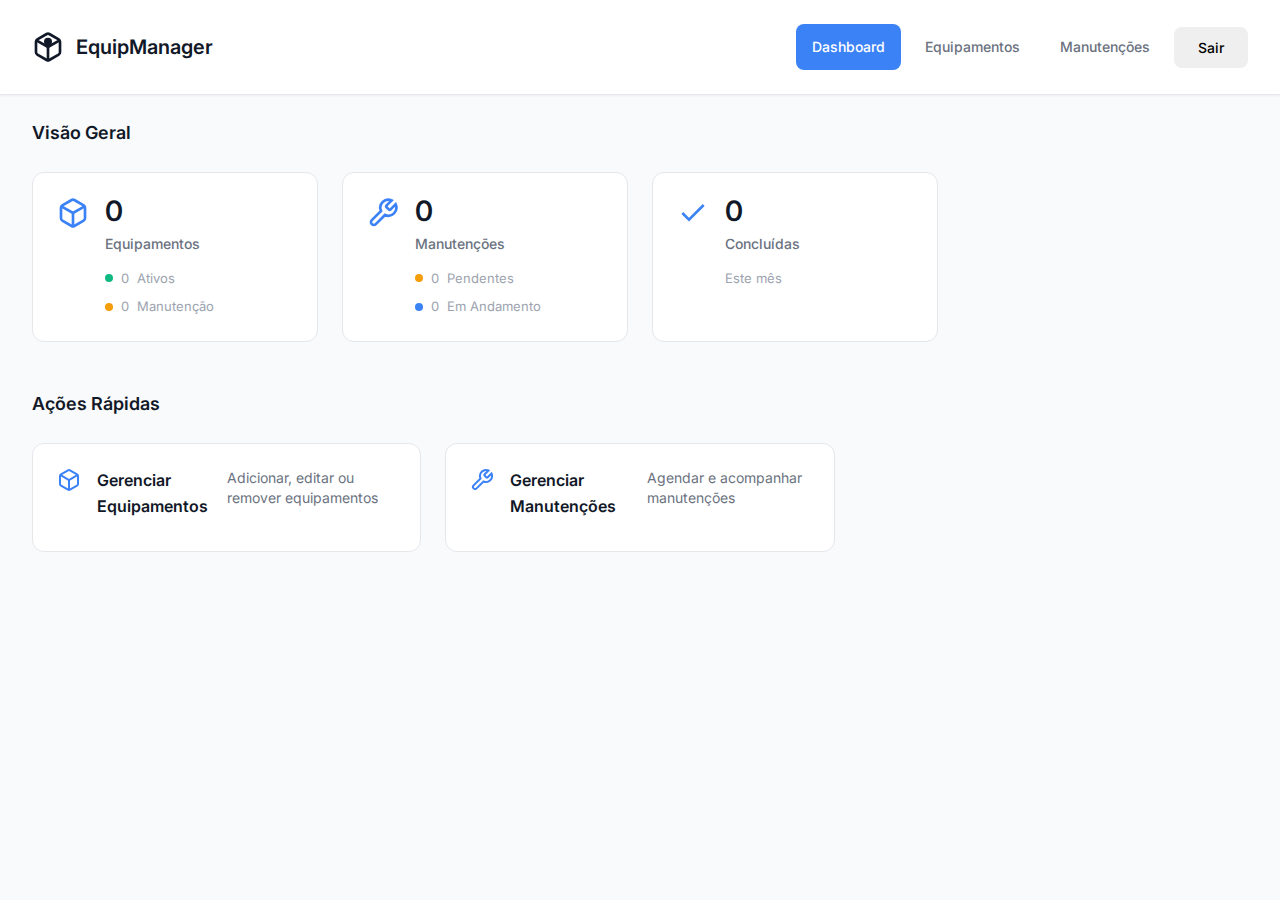
<file: index.html>
<!DOCTYPE html>
<html lang="pt-BR">
<head>
  <meta charset="UTF-8">
  <meta name="viewport" content="width=device-width, initial-scale=1.0">
  <meta name="description" content="Dashboard do Sistema de Gerenciamento de Equipamentos">
  <link rel="preconnect" href="https://fonts.googleapis.com">
  <link rel="preconnect" href="https://fonts.gstatic.com" crossorigin>
  <link href="https://fonts.googleapis.com/css2?family=Inter:wght@400;500;600&display=swap" rel="stylesheet">
  <link rel="stylesheet" href="./assets/css/style.css">
  <title>Dashboard - Sistema de Equipamentos</title>
</head>
<body>
  <header role="banner">
    <div class="logo">
      <svg width="32" height="32" viewBox="0 0 24 24" fill="none" stroke="currentColor" stroke-width="2">
        <path d="M21 16V8a2 2 0 0 0-1-1.73l-7-4a2 2 0 0 0-2 0l-7 4A2 2 0 0 0 3 8v8a2 2 0 0 0 1 1.73l7 4a2 2 0 0 0 2 0l7-4A2 2 0 0 0 21 16z"/>
        <polyline points="3.27,6.96 12,12.01 20.73,6.96"/>
        <line x1="12" y1="22.08" x2="12" y2="12"/>
        <circle cx="12" cy="8" r="2" fill="currentColor"/>
      </svg>
      <h1>EquipManager</h1>
    </div>
    <nav role="navigation" aria-label="Navegação principal">
      <a href="index.html"  class="nav-link active" aria-current="page" aria-label="Ir para dashboard">Dashboard</a>
      <a href="equipments.html" class="nav-link" aria-label="Ir para página de equipamentos">Equipamentos</a>
      <a href="maintenances.html" class="nav-link" aria-label="Ir para página de manutenções">Manutenções</a>
      <button id="logoutBtn" type="button" aria-label="Sair do sistema">Sair</button>
    </nav>
  </header>

  <main class="dashboard" role="main">
    <section class="dashboard-overview">
      <h2>Visão Geral</h2>
      <div class="stats-grid">
        <div class="stat-card">
          <div class="stat-icon">
            <svg width="32" height="32" viewBox="0 0 24 24" fill="none" stroke="currentColor" stroke-width="2">
              <path d="M21 16V8a2 2 0 0 0-1-1.73l-7-4a2 2 0 0 0-2 0l-7 4A2 2 0 0 0 3 8v8a2 2 0 0 0 1 1.73l7 4a2 2 0 0 0 2 0l7-4A2 2 0 0 0 21 16z"/>
              <polyline points="3.27,6.96 12,12.01 20.73,6.96"/>
              <line x1="12" y1="22.08" x2="12" y2="12"/>
            </svg>
          </div>
          <div class="stat-content">
            <h3 id="equipmentCount">0</h3>
            <p>Equipamentos</p>
            <div class="stat-breakdown">
              <span class="stat-item"><span class="status-dot active"></span><span id="activeCount">0</span> Ativos</span>
              <span class="stat-item"><span class="status-dot maintenance"></span><span id="maintenanceEquipCount">0</span> Manutenção</span>
            </div>
          </div>
        </div>
        
        <div class="stat-card">
          <div class="stat-icon">
            <svg width="32" height="32" viewBox="0 0 24 24" fill="none" stroke="currentColor" stroke-width="2">
              <path d="M14.7 6.3a1 1 0 0 0 0 1.4l1.6 1.6a1 1 0 0 0 1.4 0l3.77-3.77a6 6 0 0 1-7.94 7.94l-6.91 6.91a2.12 2.12 0 0 1-3-3l6.91-6.91a6 6 0 0 1 7.94-7.94l-3.76 3.76z"/>
            </svg>
          </div>
          <div class="stat-content">
            <h3 id="maintenanceCount">0</h3>
            <p>Manutenções</p>
            <div class="stat-breakdown">
              <span class="stat-item"><span class="status-dot pending"></span><span id="pendingCount">0</span> Pendentes</span>
              <span class="stat-item"><span class="status-dot in-progress"></span><span id="inProgressCount">0</span> Em Andamento</span>
            </div>
          </div>
        </div>
        
        <div class="stat-card">
          <div class="stat-icon">
            <svg width="32" height="32" viewBox="0 0 24 24" fill="none" stroke="currentColor" stroke-width="2">
              <polyline points="20,6 9,17 4,12"/>
            </svg>
          </div>
          <div class="stat-content">
            <h3 id="completedCount">0</h3>
            <p>Concluídas</p>
            <div class="stat-breakdown">
              <span class="stat-item">Este mês</span>
            </div>
          </div>
        </div>
      </div>
    </section>
    
    <section class="dashboard-actions">
      <h2>Ações Rápidas</h2>
      <div class="action-grid">
        <a href="equipments.html" class="action-card">
          <div class="action-icon">
            <svg width="24" height="24" viewBox="0 0 24 24" fill="none" stroke="currentColor" stroke-width="2">
              <path d="M21 16V8a2 2 0 0 0-1-1.73l-7-4a2 2 0 0 0-2 0l-7 4A2 2 0 0 0 3 8v8a2 2 0 0 0 1 1.73l7 4a2 2 0 0 0 2 0l7-4A2 2 0 0 0 21 16z"/>
              <polyline points="3.27,6.96 12,12.01 20.73,6.96"/>
              <line x1="12" y1="22.08" x2="12" y2="12"/>
            </svg>
          </div>
          <h3>Gerenciar Equipamentos</h3>
          <p>Adicionar, editar ou remover equipamentos</p>
        </a>
        
        <a href="maintenances.html" class="action-card">
          <div class="action-icon">
            <svg width="24" height="24" viewBox="0 0 24 24" fill="none" stroke="currentColor" stroke-width="2">
              <path d="M14.7 6.3a1 1 0 0 0 0 1.4l1.6 1.6a1 1 0 0 0 1.4 0l3.77-3.77a6 6 0 0 1-7.94 7.94l-6.91 6.91a2.12 2.12 0 0 1-3-3l6.91-6.91a6 6 0 0 1 7.94-7.94l-3.76 3.76z"/>
            </svg>
          </div>
          <h3>Gerenciar Manutenções</h3>
          <p>Agendar e acompanhar manutenções</p>
        </a>
      </div>
    </section>
  </main>

  <!-- Notification Modal -->
  <div id="notificationModal" class="notification-modal">
    <div class="notification-content">
      <div id="notificationIcon" class="notification-icon"></div>
      <h3 id="notificationTitle" class="notification-title"></h3>
      <p id="notificationMessage" class="notification-message"></p>
      <div class="notification-actions">
        <button id="notificationOk" class="btn-notification primary">OK</button>
      </div>
    </div>
  </div>

  <script src="./assets/js/dashboard.js"></script>
</body>
</html>
</file>
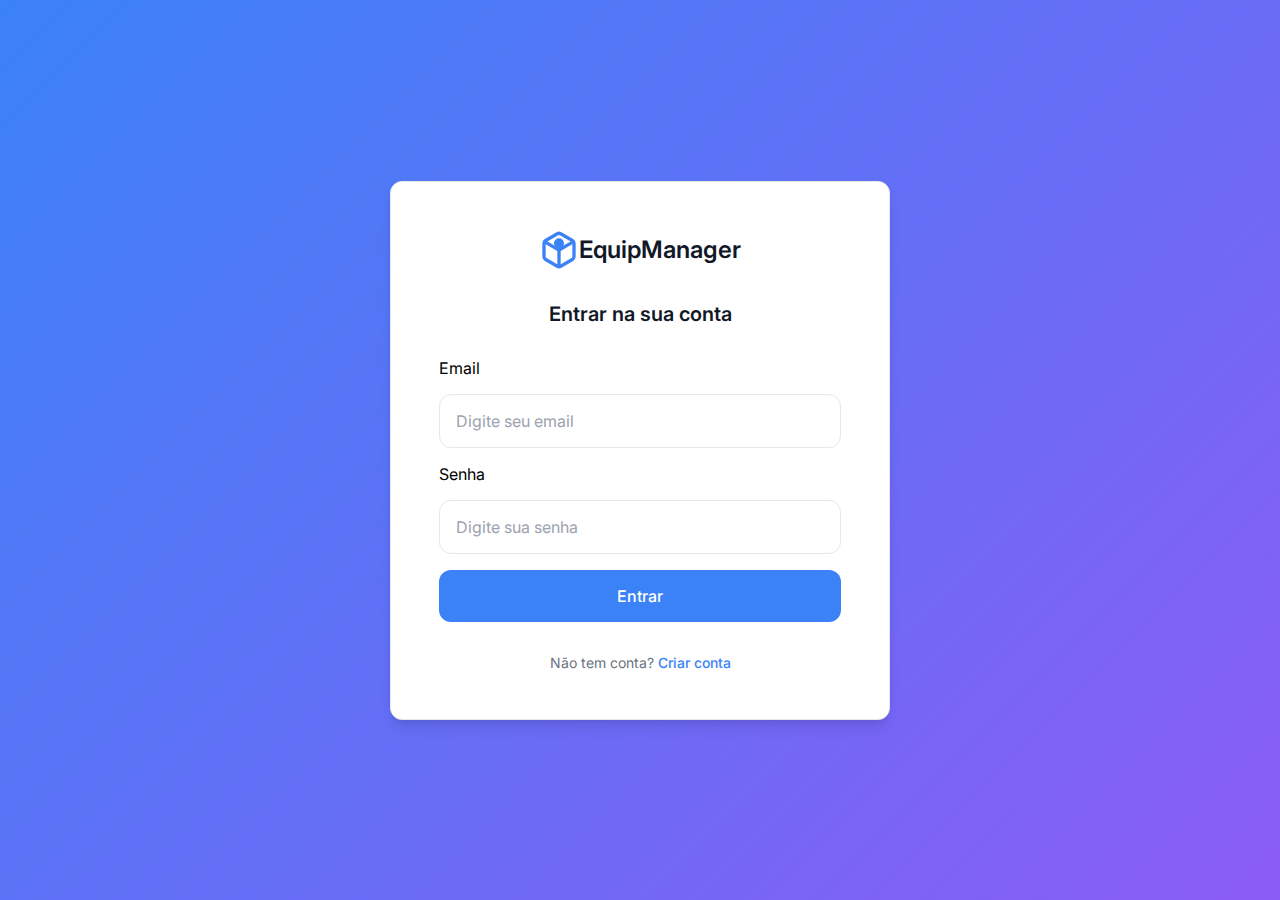
<file: login.html>
<!DOCTYPE html>
<html lang="pt-BR">
<head>
  <meta charset="UTF-8">
  <meta name="viewport" content="width=device-width, initial-scale=1.0">
  <meta name="description" content="Sistema de Gerenciamento de Equipamentos - Faça login para acessar">
  <link rel="preconnect" href="https://fonts.googleapis.com">
  <link rel="preconnect" href="https://fonts.gstatic.com" crossorigin>
  <link href="https://fonts.googleapis.com/css2?family=Inter:wght@400;500;600&display=swap" rel="stylesheet">
  <link rel="stylesheet" href="./assets/css/auth.css">
  <title>Login - Sistema de Equipamentos</title>
</head>
<body>
  <main class="auth-container">
    <section class="auth-card">
      <header>
        <div class="auth-logo">
          <svg width="40" height="40" viewBox="0 0 24 24" fill="none" stroke="currentColor" stroke-width="2">
            <path d="M21 16V8a2 2 0 0 0-1-1.73l-7-4a2 2 0 0 0-2 0l-7 4A2 2 0 0 0 3 8v8a2 2 0 0 0 1 1.73l7 4a2 2 0 0 0 2 0l7-4A2 2 0 0 0 21 16z"/>
            <polyline points="3.27,6.96 12,12.01 20.73,6.96"/>
            <line x1="12" y1="22.08" x2="12" y2="12"/>
            <circle cx="12" cy="8" r="2" fill="currentColor"/>
          </svg>
          <h1>EquipManager</h1>
        </div>
      </header>
      
      <section id="loginForm" aria-labelledby="login-title">
        <h2 id="login-title">Entrar na sua conta</h2>
        <form id="loginFormElement" novalidate>
          <div class="form-group">
            <label for="loginEmail" class="sr-only">Email</label>
            <input 
              type="email" 
              id="loginEmail" 
              name="email"
              placeholder="Digite seu email" 
              required 
              autocomplete="email"
              aria-describedby="email-error"
            >
          </div>
          <div class="form-group">
            <label for="loginPassword" class="sr-only">Senha</label>
            <input 
              type="password" 
              id="loginPassword" 
              name="password"
              placeholder="Digite sua senha" 
              required 
              autocomplete="current-password"
              aria-describedby="password-error"
            >
          </div>
          <button type="submit" aria-describedby="login-status">Entrar</button>
        </form>
        <p>Não tem conta? <a href="#" id="showRegister" role="button" aria-label="Ir para formulário de registro">Criar conta</a></p>
      </section>

      <section id="registerForm" style="display:none;" aria-labelledby="register-title">
        <h2 id="register-title">Criar nova conta</h2>
        <form id="registerFormElement" novalidate>
          <div class="form-group">
            <label for="registerName" class="sr-only">Nome completo</label>
            <input 
              type="text" 
              id="registerName" 
              name="name"
              placeholder="Digite seu nome completo" 
              required 
              autocomplete="name"
              aria-describedby="name-error"
            >
          </div>
          <div class="form-group">
            <label for="registerEmail" class="sr-only">Email</label>
            <input 
              type="email" 
              id="registerEmail" 
              name="email"
              placeholder="Digite seu email" 
              required 
              autocomplete="email"
              aria-describedby="register-email-error"
            >
          </div>
          <div class="form-group">
            <label for="registerPassword" class="sr-only">Senha</label>
            <input 
              type="password" 
              id="registerPassword" 
              name="password"
              placeholder="Crie uma senha" 
              required 
              autocomplete="new-password"
              aria-describedby="register-password-error"
              minlength="6"
            >
          </div>
          <button type="submit" aria-describedby="register-status">Criar conta</button>
        </form>
        <p>Já tem conta? <a href="#" id="showLogin" role="button" aria-label="Voltar para formulário de login">Fazer login</a></p>
      </section>
    </section>
  </main>

  <script src="./assets/js/auth.js"></script>
</body>
</html>
</file>
<file: assets/css/style.css>
:root {
  --primary-color: #3b82f6;
  --primary-hover: #2563eb;
  --primary-light: #dbeafe;
  --secondary-color: #6b7280;
  --success-color: #10b981;
  --success-hover: #059669;
  --success-light: #d1fae5;
  --danger-color: #ef4444;
  --danger-hover: #dc2626;
  --danger-light: #fee2e2;
  --warning-color: #f59e0b;
  --warning-hover: #d97706;
  --warning-light: #fef3c7;
  --background-color: #f9fafb;
  --surface-color: #ffffff;
  --surface-secondary: #f3f4f6;
  --border-color: #e5e7eb;
  --border-light: #f3f4f6;
  --text-primary: #111827;
  --text-secondary: #6b7280;
  --text-muted: #9ca3af;
  --shadow-sm: 0 1px 2px 0 rgb(0 0 0 / 0.05);
  --shadow-md: 0 4px 6px -1px rgb(0 0 0 / 0.1), 0 2px 4px -2px rgb(0 0 0 / 0.1);
  --shadow-lg: 0 10px 15px -3px rgb(0 0 0 / 0.1), 0 4px 6px -4px rgb(0 0 0 / 0.1);
  --radius-sm: 0.375rem;
  --radius-md: 0.5rem;
  --radius-lg: 0.75rem;
  --spacing-xs: 0.5rem;
  --spacing-sm: 0.75rem;
  --spacing-md: 1rem;
  --spacing-lg: 1.5rem;
  --spacing-xl: 2rem;
  --spacing-2xl: 3rem;
}

* {
  margin: 0;
  padding: 0;
  box-sizing: border-box;
}

body {
  font-family: 'Inter', -apple-system, BlinkMacSystemFont, 'Segoe UI', Roboto, sans-serif;
  background-color: var(--background-color);
  color: var(--text-primary);
  line-height: 1.6;
  font-size: 14px;
}

/* Modal Styles */
.modal {
  display: none;
  position: fixed;
  z-index: 1000;
  inset: 0;
  background-color: rgba(0, 0, 0, 0.6);
  backdrop-filter: blur(4px);
  align-items: center;
  justify-content: center;
  padding: var(--spacing-md);
}

.modal.show {
  display: flex;
}

.modal-content {
  background-color: var(--surface-color);
  padding: var(--spacing-xl);
  border-radius: var(--radius-lg);
  width: 100%;
  max-width: 480px;
  max-height: 90vh;
  overflow-y: auto;
  position: relative;
  box-shadow: var(--shadow-lg);
  border: 1px solid var(--border-color);
  animation: modalSlideIn 0.2s ease-out;
}

@keyframes modalSlideIn {
  from {
    opacity: 0;
    transform: translateY(-20px) scale(0.95);
  }
  to {
    opacity: 1;
    transform: translateY(0) scale(1);
  }
}

.close {
  position: absolute;
  right: var(--spacing-lg);
  top: var(--spacing-lg);
  width: 32px;
  height: 32px;
  display: flex;
  align-items: center;
  justify-content: center;
  font-size: 20px;
  cursor: pointer;
  color: var(--text-muted);
  border-radius: var(--radius-sm);
  transition: all 0.2s ease;
}

.close:hover {
  color: var(--text-primary);
  background-color: var(--surface-secondary);
}

/* Form Styles */
form {
  display: flex;
  flex-direction: column;
  gap: var(--spacing-lg);
}

.form-group {
  display: flex;
  flex-direction: column;
  gap: var(--spacing-xs);
}

.form-group small {
  color: var(--text-muted);
  font-size: 12px;
  margin-top: var(--spacing-xs);
}

label {
  font-weight: 500;
  color: var(--text-primary);
  font-size: 13px;
  text-transform: uppercase;
  letter-spacing: 0.025em;
}

input, textarea, select {
  padding: var(--spacing-sm) var(--spacing-md);
  border: 1px solid var(--border-color);
  border-radius: var(--radius-md);
  font-size: 14px;
  font-family: inherit;
  transition: all 0.2s ease;
  background-color: var(--surface-color);
  min-height: 40px;
  width: 100%;
  box-sizing: border-box;
}

input:focus, textarea:focus, select:focus {
  outline: none;
  border-color: var(--primary-color);
  box-shadow: 0 0 0 3px rgb(37 99 235 / 0.1);
}

input::placeholder, textarea::placeholder {
  color: var(--text-muted);
}

textarea {
  resize: vertical;
  min-height: 80px;
}

button {
  padding: var(--spacing-sm) var(--spacing-lg);
  border: none;
  border-radius: var(--radius-md);
  cursor: pointer;
  font-size: 14px;
  font-weight: 500;
  font-family: inherit;
  transition: all 0.2s ease;
  display: inline-flex;
  align-items: center;
  justify-content: center;
  gap: var(--spacing-xs);
  min-height: 40px;
  white-space: nowrap;
}

button:disabled {
  opacity: 0.6;
  cursor: not-allowed;
}

button[type="submit"], .btn-primary {
  background-color: var(--primary-color);
  color: white;
}

.btn-primary svg {
  width: 16px;
  height: 16px;
}

button[type="submit"]:hover:not(:disabled), .btn-primary:hover:not(:disabled) {
  background-color: var(--primary-hover);
  transform: translateY(-1px);
  box-shadow: var(--shadow-md);
}

/* Header Styles */
header[role=banner] {
  background-color: var(--surface-color);
  padding: var(--spacing-lg) var(--spacing-xl);
  box-shadow: var(--shadow-sm);
  border-bottom: 1px solid var(--border-color);
  display: flex;
  justify-content: space-between;
  align-items: center;
  position: sticky;
  top: 0;
  z-index: 100;
}

.section-header{
  background-color: var(--surface-color);
  box-shadow: var(--shadow-sm);
}

header h1 {
  font-size: 20px;
  font-weight: 600;
  color: var(--text-primary);
}

nav {
  display: flex;
  gap: var(--spacing-xs);
  align-items: center;
}

.logo{
  display: flex;
  gap:var(--spacing-sm)
}

.nav-link {
  background-color: transparent;
  color: var(--text-secondary);
  padding: var(--spacing-sm) var(--spacing-md);
  text-decoration: none;
  border-radius: var(--radius-md);
  transition: all 0.2s ease;
  font-weight: 500;
  font-size: 14px;
  display: inline-flex;
  align-items: center;
  gap: var(--spacing-xs);
}

.nav-link:hover {
  background-color: var(--surface-secondary);
  color: var(--text-primary);
}

.nav-link.active {
  background-color: var(--primary-color);
  color: white;
}

.btn-ghost {
  background-color: transparent;
  color: var(--text-secondary);
  border: 1px solid transparent;
  padding: var(--spacing-sm);
  margin-left: var(--spacing-lg);
  border-radius: var(--radius-md);
  transition: all 0.2s ease;
  display: inline-flex;
  align-items: center;
  justify-content: center;
}

.btn-ghost:hover {
  background-color: var(--danger-light);
  color: var(--danger-color);
  border-color: var(--danger-color);
  transform: none;
}

.btn-ghost:active {
  background-color: var(--danger-color);
  color: white;
}

/* Dashboard Styles */
.dashboard {
  padding: var(--spacing-lg) var(--spacing-xl);
  max-width: 1200px;
  margin: 0 auto;
  display: flex;
  flex-direction: column;
  gap: var(--spacing-2xl);
}

.dashboard-overview h2,
.dashboard-actions h2 {
  font-size: 18px;
  font-weight: 600;
  color: var(--text-primary);
  margin-bottom: var(--spacing-lg);
}

.stats-grid {
  display: grid;
  grid-template-columns: repeat(auto-fit, minmax(min(280px, 100%), 1fr));
  gap: var(--spacing-lg);
}

.stat-card {
  background: var(--surface-color);
  padding: var(--spacing-lg);
  border-radius: var(--radius-lg);
  border: 1px solid var(--border-color);
  display: flex;
  align-items: flex-start;
  gap: var(--spacing-md);
  transition: all 0.2s ease;
}

.stat-card:hover {
  box-shadow: var(--shadow-md);
  transform: translateY(-1px);
}

.stat-icon {
  flex-shrink: 0;
  color: var(--primary-color);
}

.stat-icon svg {
  display: block;
}

.stat-content {
  flex: 1;
}

.stat-content h3 {
  font-size: 28px;
  font-weight: 600;
  color: var(--text-primary);
  margin: 0;
  line-height: 1;
}

.stat-content > p {
  color: var(--text-secondary);
  font-size: 14px;
  margin: var(--spacing-xs) 0 var(--spacing-sm) 0;
  font-weight: 500;
}

.stat-breakdown {
  display: flex;
  flex-direction: column;
  gap: var(--spacing-xs);
}

.stat-item {
  display: flex;
  align-items: center;
  gap: var(--spacing-xs);
  font-size: 13px;
  color: var(--text-muted);
}

.status-dot {
  width: 8px;
  height: 8px;
  border-radius: 50%;
  flex-shrink: 0;
}

.status-dot.active {
  background-color: var(--success-color);
}

.status-dot.maintenance {
  background-color: var(--warning-color);
}

.status-dot.pending {
  background-color: var(--warning-color);
}

.status-dot.in-progress {
  background-color: var(--primary-color);
}

.action-grid {
  display: grid;
  grid-template-columns: repeat(auto-fit, minmax(min(300px, 100%), 1fr));
  gap: var(--spacing-lg);
}

.action-card {
  background: var(--surface-color);
  padding: var(--spacing-lg);
  border-radius: var(--radius-lg);
  border: 1px solid var(--border-color);
  text-decoration: none;
  color: inherit;
  transition: all 0.2s ease;
  display: flex;
  align-items: flex-start;
  gap: var(--spacing-md);
}

.action-card:hover {
  box-shadow: var(--shadow-md);
  transform: translateY(-1px);
  border-color: var(--primary-color);
}

.action-icon {
  flex-shrink: 0;
  color: var(--primary-color);
}

.action-icon svg {
  display: block;
}

.action-card h3 {
  font-size: 16px;
  font-weight: 600;
  color: var(--text-primary);
  margin: 0 0 var(--spacing-xs) 0;
}

.action-card p {
  font-size: 14px;
  color: var(--text-secondary);
  margin: 0;
  line-height: 1.4;
}

/* Main Content */
.section {
  padding: var(--spacing-lg) var(--spacing-xl);
  max-width: 1200px;
  margin: 0 auto;
}

.section-header {
  display: flex;
  flex-direction: column;
  margin-bottom: var(--spacing-lg);
  padding: var(--spacing-md);
  border-radius: var(--radius-lg);
}

.section-row{
  display: flex;
  width: 100%;
  justify-content: space-between;
  align-items: center;
}

.section-header h2 {
  font-size: 24px;
  font-weight: 600;
  color: var(--text-primary);
}

.items-list {
  display: grid;
  gap: var(--spacing-lg);
}



.controls-row {
  display: flex;
  gap: var(--spacing-md);
  align-items: center;
  flex-wrap: wrap;
  width: 100%;
  margin-top:var(--spacing-lg) ;
}

.search-box {
  position: relative;
  flex: 1;
  min-width: 300px;
  width: 100%;
}

.search-box svg {
  position: absolute;
  left: var(--spacing-md);
  top: 50%;
  transform: translateY(-50%);
  color: var(--text-muted);
  pointer-events: none;
}

.search-box input {
  width: 100%;
  padding-left: 40px;
  background-color: var(--surface-color);
  border: 1px solid var(--border-color);
}

.filter-group {
  display: flex;
  gap: var(--spacing-md);
  align-items: center;
}

.filter-group select {
  min-width: 160px;
  background-color: var(--surface-color);
}

/* Maintenance Grid */
.maintenance-grid {
  display: grid;
  gap: var(--spacing-lg);
}

/* Equipment Controls */
.equipment-controls {
  margin-bottom: var(--spacing-xl);
}

/* Equipment Grid */
.equipment-grid {
  display: grid;
  gap: var(--spacing-lg);
}

.equipment-card {
  background-color: var(--surface-color);
  border: 1px solid var(--border-color);
  border-radius: var(--radius-lg);
  padding: var(--spacing-lg);
  transition: all 0.2s ease;
  position: relative;
}

.equipment-card:hover {
  box-shadow: var(--shadow-md);
  transform: translateY(-1px);
}

.equipment-header {
  display: flex;
  justify-content: space-between;
  align-items: flex-start;
  margin-bottom: var(--spacing-md);
}

.equipment-title {
  font-size: 16px;
  font-weight: 600;
  color: var(--text-primary);
  margin: 0;
}

.equipment-status {
  position: absolute;
  top: var(--spacing-lg);
  right: var(--spacing-lg);
}

.equipment-info {
  display: grid;
  grid-template-columns: repeat(auto-fit, minmax(min(200px, 100%), 1fr));
  gap: var(--spacing-md);
  margin-bottom: var(--spacing-lg);
}

.equipment-description {
  background-color: var(--surface-secondary);
  padding: var(--spacing-md);
  border-radius: var(--radius-md);
  margin-bottom: var(--spacing-lg);
  font-size: 14px;
  color: var(--text-secondary);
  line-height: 1.5;
}

.equipment-actions {
  display: flex;
  gap: var(--spacing-sm);
  justify-content: flex-end;
  padding-top: var(--spacing-md);
  border-top: 1px solid var(--border-color);
}

.maintenance-card {
  background-color: var(--surface-color);
  border: 1px solid var(--border-color);
  border-radius: var(--radius-lg);
  padding: var(--spacing-lg);
  transition: all 0.2s ease;
  position: relative;
}

.maintenance-card:hover {
  box-shadow: var(--shadow-md);
  transform: translateY(-1px);
}

.maintenance-header {
  display: flex;
  justify-content: space-between;
  align-items: flex-start;
  margin-bottom: var(--spacing-md);
}

.maintenance-title {
  font-size: 16px;
  font-weight: 600;
  color: var(--text-primary);
  margin: 0;
}

.maintenance-status {
  position: absolute;
  top: var(--spacing-lg);
  right: var(--spacing-lg);
}

.maintenance-info {
  display: grid;
  grid-template-columns: repeat(auto-fit, minmax(min(200px, 100%), 1fr));
  gap: var(--spacing-md);
  margin-bottom: var(--spacing-lg);
}

.info-item {
  display: flex;
  flex-direction: column;
  gap: var(--spacing-xs);
}

.info-label {
  font-size: 12px;
  font-weight: 500;
  color: var(--text-muted);
  text-transform: uppercase;
  letter-spacing: 0.025em;
}

.info-value {
  font-size: 14px;
  color: var(--text-primary);
  font-weight: 500;
}

.maintenance-description {
  background-color: var(--surface-secondary);
  padding: var(--spacing-md);
  border-radius: var(--radius-md);
  margin-bottom: var(--spacing-lg);
  font-size: 14px;
  color: var(--text-secondary);
  line-height: 1.5;
}

.maintenance-actions {
  display: flex;
  gap: var(--spacing-sm);
  justify-content: flex-end;
  padding-top: var(--spacing-md);
  border-top: 1px solid var(--border-color);
}

.item-card {
  background-color: var(--surface-color);
  padding: var(--spacing-lg);
  border-radius: var(--radius-lg);
  box-shadow: var(--shadow-sm);
  border: 1px solid var(--border-color);
  display: flex;
  justify-content: space-between;
  align-items: flex-start;
  transition: all 0.2s ease;
}

.item-card:hover {
  box-shadow: var(--shadow-md);
  transform: translateY(-1px);
}

.item-info {
  flex: 1;
}

.item-info h3 {
  margin-bottom: var(--spacing-sm);
  color: var(--primary-color);
  font-size: 16px;
  font-weight: 600;
}

.item-info p {
  margin-bottom: var(--spacing-xs);
  color: var(--text-secondary);
  font-size: 14px;
}

.item-info p strong {
  color: var(--text-primary);
  font-weight: 500;
}

.item-actions {
  display: flex;
  gap: var(--spacing-sm);
  flex-shrink: 0;
}

.btn-edit {
  background-color: var(--success-color);
  color: white;
  padding: var(--spacing-xs) var(--spacing-md);
  font-size: 13px;
}

.btn-edit:hover {
  background-color: var(--success-hover);
}

.btn-delete {
  background-color: var(--danger-color);
  color: white;
  padding: var(--spacing-xs) var(--spacing-md);
  font-size: 13px;
}

.btn-delete:hover {
  background-color: var(--danger-hover);
}

/* Modal Headers */
.modal h2 {
  margin-bottom: var(--spacing-xl);
  text-align: center;
  color: var(--text-primary);
  font-size: 20px;
  font-weight: 600;
}

.modal p {
  text-align: center;
  margin-top: var(--spacing-lg);
  color: var(--text-secondary);
}

.modal a {
  color: var(--primary-color);
  text-decoration: none;
  font-weight: 500;
}

.modal a:hover {
  text-decoration: underline;
}

/* Status Badges */
.status-badge {
  display: inline-block;
  padding: var(--spacing-xs) var(--spacing-sm);
  border-radius: var(--radius-sm);
  font-size: 12px;
  font-weight: 500;
  text-transform: uppercase;
  letter-spacing: 0.025em;
}

.status-badge.pending {
  background-color: var(--warning-light);
  color: var(--warning-hover);
}

.status-badge.in-progress {
  background-color: var(--primary-light);
  color: var(--primary-hover);
}

.status-badge.completed {
  background-color: var(--success-light);
  color: var(--success-hover);
}

.status-badge.cancelled {
  background-color: var(--danger-light);
  color: var(--danger-hover);
}

.status-badge.ativo {
  background-color: var(--success-light);
  color: var(--success-hover);
}

.status-badge.inativo {
  background-color: var(--surface-secondary);
  color: var(--text-secondary);
}

.status-badge.maintenance {
  background-color: var(--warning-light);
  color: var(--warning-hover);
}

/* Empty State */
.empty-state {
  text-align: center;
  padding: var(--spacing-2xl);
  color: var(--text-muted);
}

.empty-state h3 {
  font-size: 18px;
  margin-bottom: var(--spacing-md);
  color: var(--text-secondary);
}

/* Loading and Message States */
.loading {
  text-align: center;
  padding: var(--spacing-2xl);
  color: var(--text-muted);
}

.loading::after {
  content: '';
  display: block;
  width: 20px;
  height: 20px;
  margin: var(--spacing-md) auto 0;
  border: 2px solid var(--border-color);
  border-top-color: var(--primary-color);
  border-radius: 50%;
  animation: spin 1s linear infinite;
}

@keyframes spin {
  to {
    transform: rotate(360deg);
  }
}

.alert {
  padding: var(--spacing-md);
  border-radius: var(--radius-md);
  margin-bottom: var(--spacing-lg);
  font-size: 14px;
  font-weight: 500;
}

.alert-error {
  background-color: #fef2f2;
  color: #991b1b;
  border: 1px solid #fecaca;
}

.alert-success {
  background-color: #f0fdf4;
  color: #166534;
  border: 1px solid #bbf7d0;
}

.alert-warning {
  background-color: #fffbeb;
  color: #92400e;
  border: 1px solid #fed7aa;
}

.alert-info {
  background-color: #eff6ff;
  color: #1e40af;
  border: 1px solid #bfdbfe;
}

/* Responsive Design */
/* Extra small devices (phones, 576px and down) */
@media (max-width: 575.98px) {
  body {
    font-size: 13px;
  }

  header {
    flex-direction: column;
    gap: var(--spacing-sm);
    padding: var(--spacing-sm);
  }

  header h1 {
    font-size: 18px;
  }

  nav {
    width: 100%;
    justify-content: center;
    flex-wrap: wrap;
    gap: var(--spacing-xs);
  }

  .nav-link {
    padding: var(--spacing-xs) var(--spacing-sm);
    font-size: 13px;
  }

  .nav-link i {
    width: 14px;
    height: 14px;
  }

  .btn-ghost {
    margin-left: 0;
    margin-top: var(--spacing-xs);
  }

  .dashboard {
    padding: var(--spacing-sm);
    gap: var(--spacing-md);
  }

  .section {
    padding: var(--spacing-sm);
  }

  .section-header {
    padding: var(--spacing-sm);
  }

  .section-header h2 {
    font-size: 20px;
  }

  .section-row {
    flex-direction: column;
    gap: var(--spacing-md);
    align-items: stretch;
  }

  .modal-content {
    margin: var(--spacing-xs);
    padding: var(--spacing-md);
    max-width: calc(100vw - 1rem);
  }

  .modal h2 {
    font-size: 18px;
  }

  .stats-grid,
  .action-grid {
    grid-template-columns: 1fr;
    gap: var(--spacing-sm);
  }

  .stat-card,
  .action-card {
    padding: var(--spacing-sm);
  }

  .stat-content h3 {
    font-size: 24px;
  }

  .controls-row {
    flex-direction: column;
    align-items: stretch;
    gap: var(--spacing-sm);
  }

  .search-box {
    min-width: auto;
  }

  .filter-group {
    flex-direction: column;
    gap: var(--spacing-xs);
  }

  .filter-group select {
    min-width: auto;
  }

  .item-card {
    flex-direction: column;
    gap: var(--spacing-sm);
    padding: var(--spacing-sm);
  }

  .item-actions {
    justify-content: stretch;
    flex-direction: column;
  }

  .maintenance-info,
  .equipment-info {
    grid-template-columns: 1fr;
    gap: var(--spacing-sm);
  }

  .maintenance-actions,
  .equipment-actions {
    justify-content: stretch;
    flex-direction: column;
    gap: var(--spacing-xs);
  }

  .maintenance-actions button,
  .equipment-actions button {
    flex: 1;
  }

  .notification-content,
  .confirmation-content {
    margin: var(--spacing-xs);
    padding: var(--spacing-md);
  }
}

/* Small devices (landscape phones, 576px and up) */
@media (min-width: 576px) and (max-width: 767.98px) {
  header {
    flex-direction: column;
    gap: var(--spacing-md);
    padding: var(--spacing-md);
  }

  nav {
    width: 100%;
    justify-content: center;
    flex-wrap: wrap;
  }

  .dashboard {
    padding: var(--spacing-md);
    gap: var(--spacing-lg);
  }

  .section {
    padding: var(--spacing-md);
  }

  .section-row {
    flex-direction: column;
    gap: var(--spacing-md);
    align-items: stretch;
  }

  .stats-grid {
    grid-template-columns: repeat(2, 1fr);
    gap: var(--spacing-md);
  }

  .action-grid {
    grid-template-columns: 1fr;
    gap: var(--spacing-md);
  }

  .controls-row {
    flex-direction: column;
    align-items: stretch;
    gap: var(--spacing-md);
  }

  .filter-group {
    flex-direction: row;
    gap: var(--spacing-sm);
  }

  .filter-group select {
    flex: 1;
  }

  .maintenance-info,
  .equipment-info {
    grid-template-columns: repeat(2, 1fr);
  }

  .maintenance-actions,
  .equipment-actions {
    justify-content: flex-end;
    flex-direction: row;
  }
}

/* Medium devices (tablets, 768px and up) */
@media (min-width: 768px) and (max-width: 991.98px) {
  .stats-grid {
    grid-template-columns: repeat(2, 1fr);
  }

  .action-grid {
    grid-template-columns: repeat(2, 1fr);
  }

  .controls-row {
    flex-wrap: wrap;
    gap: var(--spacing-md);
  }

  .search-box {
    flex: 1;
    min-width: 250px;
  }

  .filter-group {
    flex: 0 0 auto;
  }
}

/* Large devices (desktops, 992px and up) */
@media (min-width: 992px) {
  .stats-grid {
    grid-template-columns: repeat(3, 1fr);
  }

  .action-grid {
    grid-template-columns: repeat(2, 1fr);
  }
}

/* Extra large devices (large desktops, 1200px and up) */
@media (min-width: 1200px) {
  .dashboard,
  .section {
    max-width: 1400px;
  }

  .stats-grid {
    grid-template-columns: repeat(4, 1fr);
  }

  .action-grid {
    grid-template-columns: repeat(3, 1fr);
  }
}

/* Landscape orientation adjustments */
@media (orientation: landscape) and (max-height: 500px) {
  header {
    padding: var(--spacing-sm) var(--spacing-md);
  }

  .dashboard,
  .section {
    padding-top: var(--spacing-sm);
    padding-bottom: var(--spacing-sm);
  }

  .modal-content {
    max-height: 90vh;
    overflow-y: auto;
  }
}

/* High DPI displays */
@media (-webkit-min-device-pixel-ratio: 2), (min-resolution: 192dpi) {
  body {
    -webkit-font-smoothing: antialiased;
    -moz-osx-font-smoothing: grayscale;
  }
}

/* Reduced motion preferences */
@media (prefers-reduced-motion: reduce) {
  *,
  *::before,
  *::after {
    animation-duration: 0.01ms !important;
    animation-iteration-count: 1 !important;
    transition-duration: 0.01ms !important;
  }
}

/* Dark mode support (if needed in future) */
@media (prefers-color-scheme: dark) {
  /* Dark mode styles can be added here */
}

/* Print styles */
@media print {
  header nav,
  .modal,
  .notification-modal,
  .confirmation-modal,
  button:not(.btn-print) {
    display: none !important;
  }

  body {
    background: white;
    color: black;
  }

  .dashboard,
  .section {
    padding: 0;
    max-width: none;
  }

  .stat-card,
  .action-card,
  .item-card,
  .equipment-card,
  .maintenance-card {
    break-inside: avoid;
    box-shadow: none;
    border: 1px solid #ccc;
  }
}

/* Notification Modal */
.notification-modal {
  display: none;
  position: fixed;
  z-index: 2000;
  inset: 0;
  background-color: rgba(0, 0, 0, 0.5);
  align-items: center;
  justify-content: center;
  padding: var(--spacing-md);
}

.notification-modal.show {
  display: flex;
}

.notification-content {
  background-color: var(--surface-color);
  padding: var(--spacing-xl);
  border-radius: var(--radius-lg);
  max-width: 400px;
  width: 100%;
  text-align: center;
  box-shadow: var(--shadow-lg);
  border: 1px solid var(--border-color);
  animation: notificationSlideIn 0.2s ease-out;
}

@keyframes notificationSlideIn {
  from {
    opacity: 0;
    transform: translateY(-20px) scale(0.95);
  }
  to {
    opacity: 1;
    transform: translateY(0) scale(1);
  }
}

.notification-icon {
  width: 48px;
  height: 48px;
  margin: 0 auto var(--spacing-md);
  border-radius: 50%;
  display: flex;
  align-items: center;
  justify-content: center;
}

.notification-icon.success {
  background-color: var(--success-light);
  color: var(--success-color);
}

.notification-icon.error {
  background-color: var(--danger-light);
  color: var(--danger-color);
}

.notification-icon i {
  width: 24px;
  height: 24px;
}

.notification-icon.warning {
  background-color: var(--warning-light);
  color: var(--warning-color);
}

.notification-title {
  font-size: 18px;
  font-weight: 600;
  color: var(--text-primary);
  margin-bottom: var(--spacing-sm);
}

.notification-message {
  font-size: 14px;
  color: var(--text-secondary);
  margin-bottom: var(--spacing-lg);
  line-height: 1.5;
}

.notification-actions {
  display: flex;
  gap: var(--spacing-sm);
  justify-content: center;
}

.btn-notification {
  padding: var(--spacing-sm) var(--spacing-lg);
  border: none;
  border-radius: var(--radius-md);
  font-size: 14px;
  font-weight: 500;
  cursor: pointer;
  transition: all 0.2s ease;
}

.btn-notification.primary {
  background-color: var(--primary-color);
  color: white;
}

.btn-notification.primary:hover {
  background-color: var(--primary-hover);
}

.btn-notification.secondary {
  background-color: var(--surface-secondary);
  color: var(--text-secondary);
}

.btn-notification.secondary:hover {
  background-color: var(--border-color);
}

/* Confirmation Modal */
.confirmation-modal {
  display: none;
  position: fixed;
  z-index: 2000;
  inset: 0;
  background-color: rgba(0, 0, 0, 0.5);
  align-items: center;
  justify-content: center;
  padding: var(--spacing-md);
}

.confirmation-modal.show {
  display: flex;
}

.confirmation-content {
  background-color: var(--surface-color);
  padding: var(--spacing-xl);
  border-radius: var(--radius-lg);
  max-width: 400px;
  width: 100%;
  text-align: center;
  box-shadow: var(--shadow-lg);
  border: 1px solid var(--border-color);
  animation: notificationSlideIn 0.2s ease-out;
}

.confirmation-icon {
  width: 48px;
  height: 48px;
  margin: 0 auto var(--spacing-md);
  border-radius: 50%;
  display: flex;
  align-items: center;
  justify-content: center;
  background-color: var(--warning-light);
  color: var(--warning-color);
}

.confirmation-title {
  font-size: 18px;
  font-weight: 600;
  color: var(--text-primary);
  margin-bottom: var(--spacing-sm);
}

.confirmation-message {
  font-size: 14px;
  color: var(--text-secondary);
  margin-bottom: var(--spacing-lg);
  line-height: 1.5;
}

.confirmation-actions {
  display: flex;
  gap: var(--spacing-sm);
  justify-content: center;
}

/* Utility Classes */
.sr-only {
  position: absolute;
  width: 1px;
  height: 1px;
  padding: 0;
  margin: -1px;
  overflow: hidden;
  clip: rect(0, 0, 0, 0);
  white-space: nowrap;
  border: 0;
}

.text-center {
  text-align: center;
}

.text-right {
  text-align: right;
}

.font-medium {
  font-weight: 500;
}

.font-semibold {
  font-weight: 600;
}

.text-sm {
  font-size: 13px;
}

.text-lg {
  font-size: 16px;
}

.mb-0 {
  margin-bottom: 0;
}

.mt-auto {
  margin-top: auto;
}
</file>
<file: assets/css/auth.css>
:root {
  --primary-color: #3b82f6;
  --primary-hover: #2563eb;
  --background-color: #f9fafb;
  --surface-color: #ffffff;
  --border-color: #e5e7eb;
  --text-primary: #111827;
  --text-secondary: #6b7280;
  --text-muted: #9ca3af;
  --shadow-lg: 0 10px 15px -3px rgb(0 0 0 / 0.1), 0 4px 6px -4px rgb(0 0 0 / 0.1);
  --radius-lg: 0.75rem;
  --spacing-md: 1rem;
  --spacing-lg: 1.5rem;
  --spacing-xl: 2rem;
  --spacing-2xl: 3rem;
}

* {
  margin: 0;
  padding: 0;
  box-sizing: border-box;
}

body {
  font-family: 'Inter', -apple-system, BlinkMacSystemFont, 'Segoe UI', Roboto, sans-serif;
  background: linear-gradient(135deg, var(--primary-color) 0%, #8b5cf6 100%);
  min-height: 100vh;
  display: flex;
  align-items: center;
  justify-content: center;
  padding: var(--spacing-lg);
}


.auth-container {
  width: 100%;
  max-width: 500px;
}

.auth-card {
  background: var(--surface-color);
  padding: var(--spacing-2xl);
  border-radius: var(--radius-lg);
  box-shadow: var(--shadow-lg);
  text-align: center;
  border: 1px solid var(--border-color);
}

.auth-logo {
  display: flex;
  align-items: center;
  justify-content: center;
  gap: var(--spacing-sm);
  margin-bottom: var(--spacing-xl);
}

.auth-logo svg {
  color: var(--primary-color);
}

.auth-card h1 {
  color: var(--text-primary);
  margin: 0;
  font-size: 24px;
  font-weight: 600;
}

.auth-card h2 {
  color: var(--text-primary);
  margin-bottom: var(--spacing-xl);
  font-size: 20px;
  font-weight: 600;
}

form {
  display: flex;
  flex-direction: column;
  gap: var(--spacing-md);
  margin-bottom: var(--spacing-xl);
  text-align: left;
}

input {
  padding: var(--spacing-md);
  border: 1px solid var(--border-color);
  border-radius: var(--radius-lg);
  font-size: 16px;
  font-family: inherit;
  transition: all 0.2s ease;
}

input:focus {
  outline: none;
  border-color: var(--primary-color);
  box-shadow: 0 0 0 3px rgb(37 99 235 / 0.1);
}

input::placeholder {
  color: var(--text-muted);
}

button {
  padding: var(--spacing-md);
  background: var(--primary-color);
  color: white;
  border: none;
  border-radius: var(--radius-lg);
  font-size: 16px;
  font-weight: 500;
  font-family: inherit;
  cursor: pointer;
  transition: all 0.2s ease;
}

button:hover {
  background: var(--primary-hover);
  transform: translateY(-1px);
}

p {
  color: var(--text-secondary);
  font-size: 14px;
}

a {
  color: var(--primary-color);
  text-decoration: none;
  font-weight: 500;
}

a:hover {
  text-decoration: underline;
}

.form-group{
  display: flex;
  flex-direction: column;
  gap: 1rem;
}

@media (max-width: 480px) {
  .auth-card {
    padding: var(--spacing-xl);
  }
}
</file>
